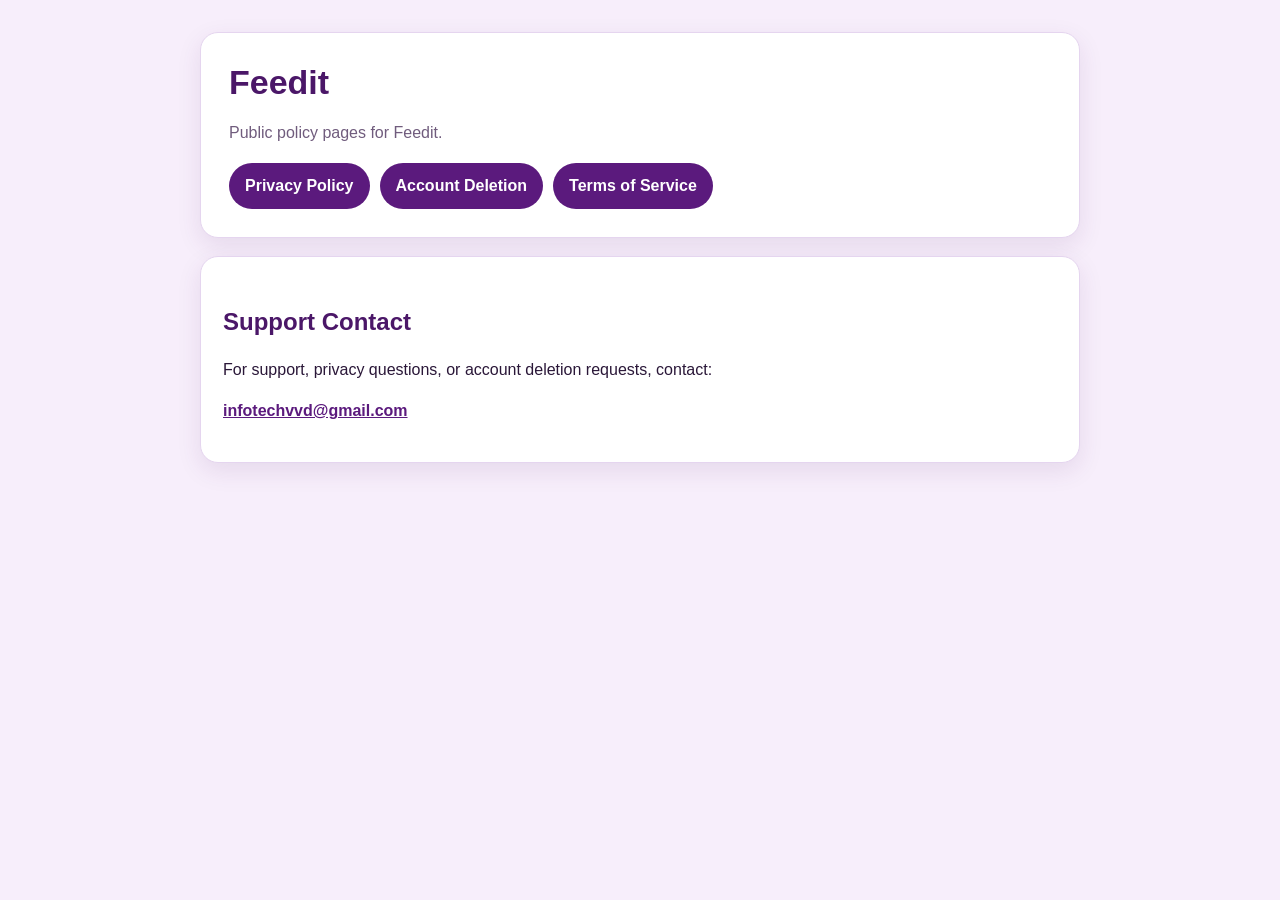
<file: index.html>
<!doctype html>
<html lang="en">
  <head>
    <meta charset="utf-8">
    <meta name="viewport" content="width=device-width, initial-scale=1">
    <title>Feedit Policies</title>
    <link rel="stylesheet" href="styles.css">
  </head>
  <body>
    <main class="page">
      <section class="hero">
        <h1>Feedit</h1>
        <p class="muted">Public policy pages for Feedit.</p>
        <nav>
          <a href="privacy-policy.html">Privacy Policy</a>
          <a href="account-deletion.html">Account Deletion</a>
          <a href="terms.html">Terms of Service</a>
        </nav>
      </section>
      <section class="card">
        <h2>Support Contact</h2>
        <p>For support, privacy questions, or account deletion requests, contact:</p>
        <p><a href="mailto:infotechvvd@gmail.com">infotechvvd@gmail.com</a></p>
      </section>
    </main>
  </body>
</html>
</file>
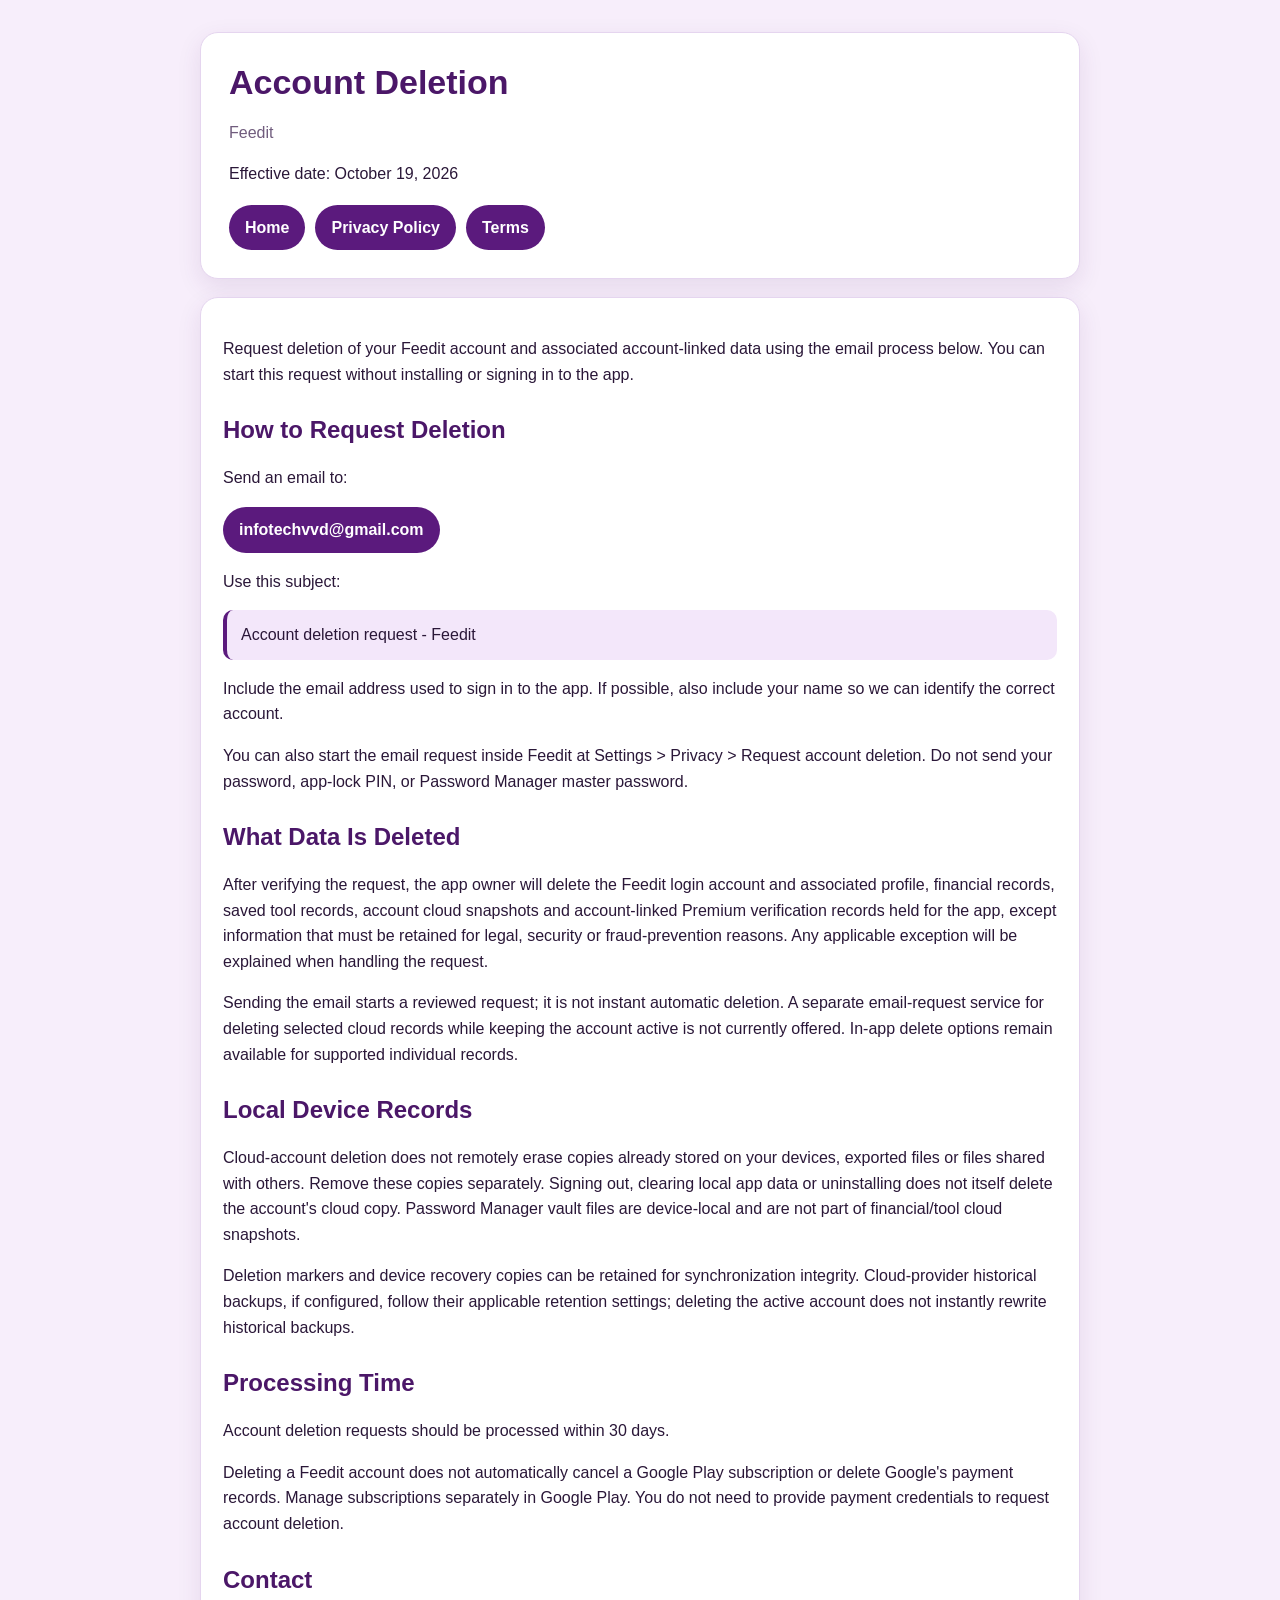
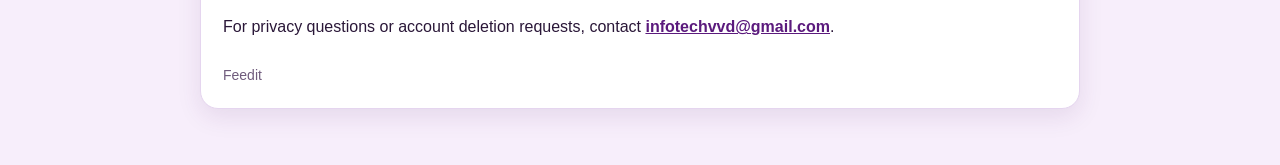
<file: account-deletion.html>
<!doctype html>
<html lang="en">
  <head>
    <meta charset="utf-8">
    <meta name="viewport" content="width=device-width, initial-scale=1">
    <title>Account Deletion - Feedit</title>
    <link rel="stylesheet" href="styles.css">
  </head>
  <body>
    <main class="page">
      <section class="hero">
        <h1>Account Deletion</h1>
        <p class="muted">Feedit</p>
        <p>Effective date: October 19, 2026</p>
        <nav>
          <a href="index.html">Home</a>
          <a href="privacy-policy.html">Privacy Policy</a>
          <a href="terms.html">Terms</a>
        </nav>
      </section>
      <section class="card">
        <p>Request deletion of your Feedit account and associated account-linked data using the email process below. You can start this request without installing or signing in to the app.</p>

        <h2>How to Request Deletion</h2>
        <p>Send an email to:</p>
        <p><a class="button" href="mailto:infotechvvd@gmail.com?subject=Account%20deletion%20request%20-%20Feedit">infotechvvd@gmail.com</a></p>
        <p>Use this subject:</p>
        <p class="notice">Account deletion request - Feedit</p>
        <p>Include the email address used to sign in to the app. If possible, also include your name so we can identify the correct account.</p>
        <p>You can also start the email request inside Feedit at Settings &gt; Privacy &gt; Request account deletion. Do not send your password, app-lock PIN, or Password Manager master password.</p>

        <h2>What Data Is Deleted</h2>
        <p>After verifying the request, the app owner will delete the Feedit login account and associated profile, financial records, saved tool records, account cloud snapshots and account-linked Premium verification records held for the app, except information that must be retained for legal, security or fraud-prevention reasons. Any applicable exception will be explained when handling the request.</p>
        <p>Sending the email starts a reviewed request; it is not instant automatic deletion. A separate email-request service for deleting selected cloud records while keeping the account active is not currently offered. In-app delete options remain available for supported individual records.</p>

        <h2>Local Device Records</h2>
        <p>Cloud-account deletion does not remotely erase copies already stored on your devices, exported files or files shared with others. Remove these copies separately. Signing out, clearing local app data or uninstalling does not itself delete the account's cloud copy. Password Manager vault files are device-local and are not part of financial/tool cloud snapshots.</p>
        <p>Deletion markers and device recovery copies can be retained for synchronization integrity. Cloud-provider historical backups, if configured, follow their applicable retention settings; deleting the active account does not instantly rewrite historical backups.</p>

        <h2>Processing Time</h2>
        <p>Account deletion requests should be processed within 30 days.</p>
        <p>Deleting a Feedit account does not automatically cancel a Google Play subscription or delete Google's payment records. Manage subscriptions separately in Google Play. You do not need to provide payment credentials to request account deletion.</p>

        <h2>Contact</h2>
        <p>For privacy questions or account deletion requests, contact <a href="mailto:infotechvvd@gmail.com">infotechvvd@gmail.com</a>.</p>

        <footer>Feedit</footer>
      </section>
    </main>
  </body>
</html>
</file>
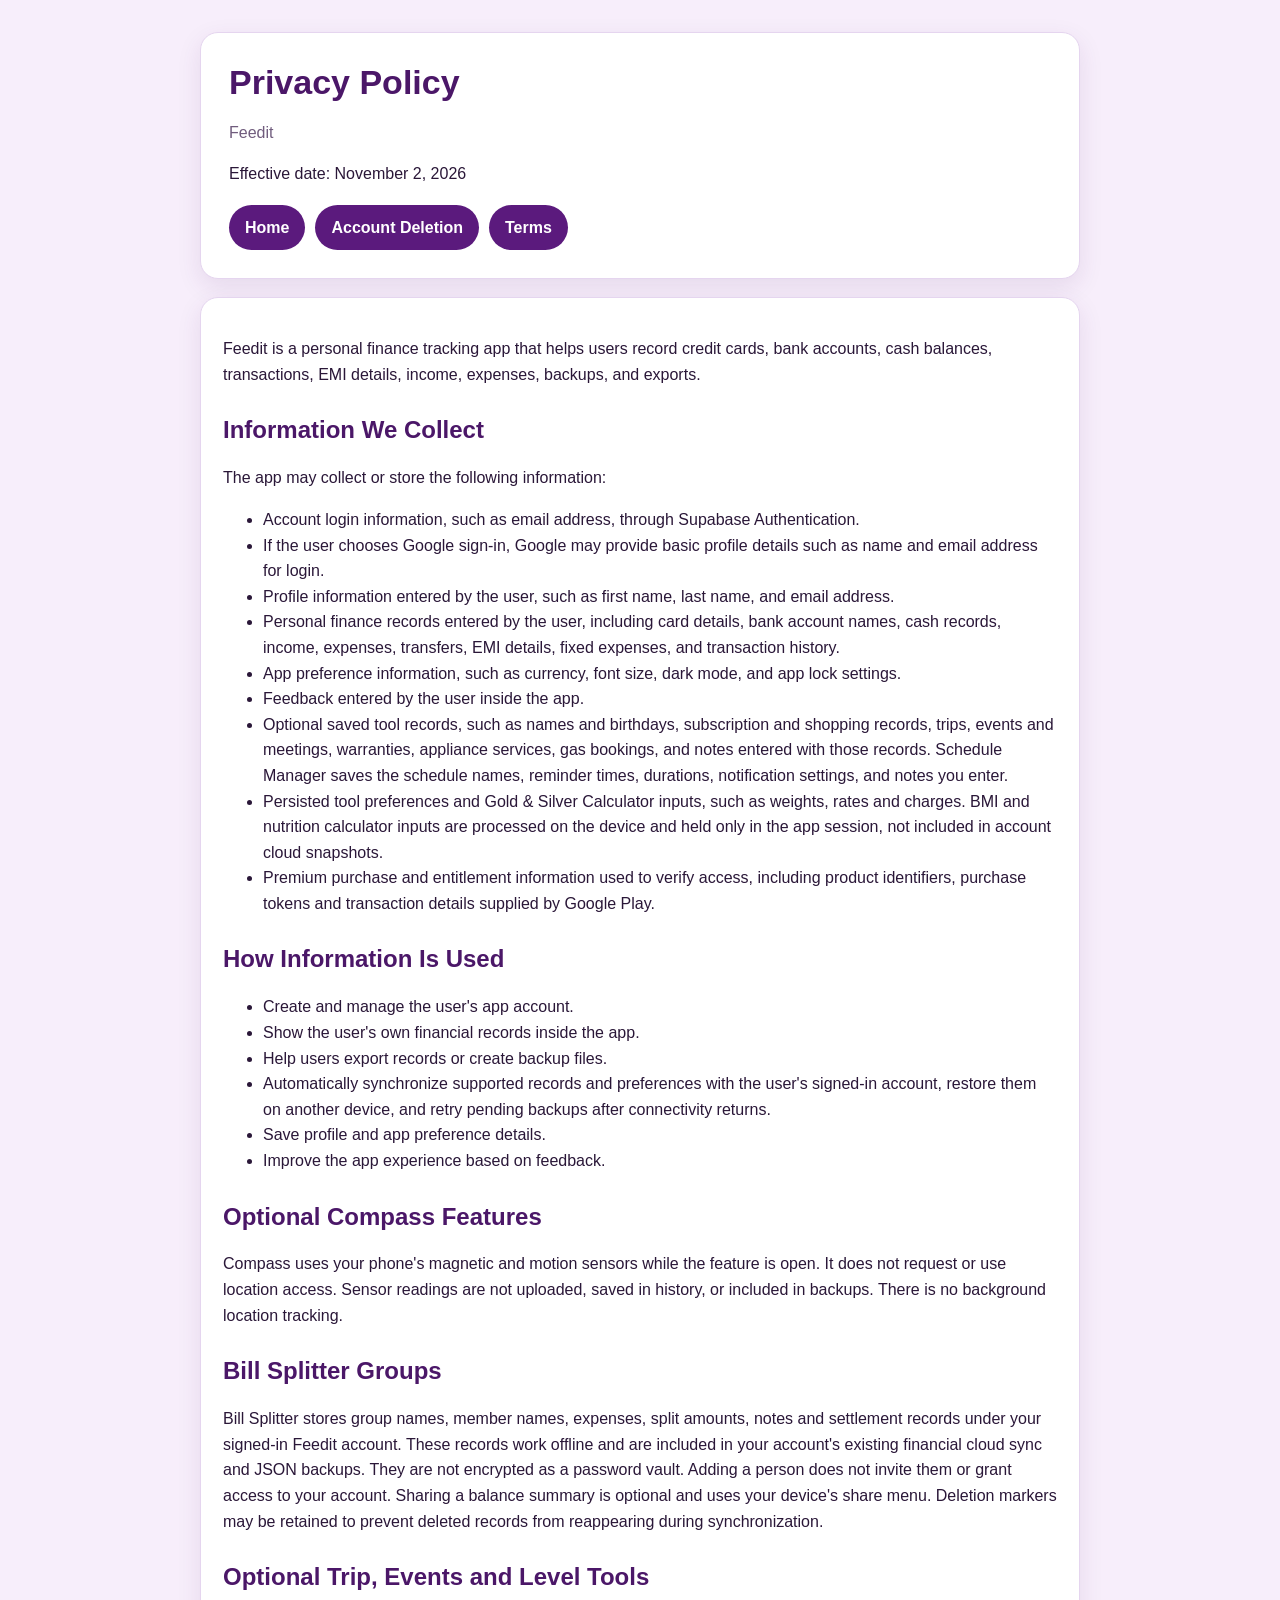
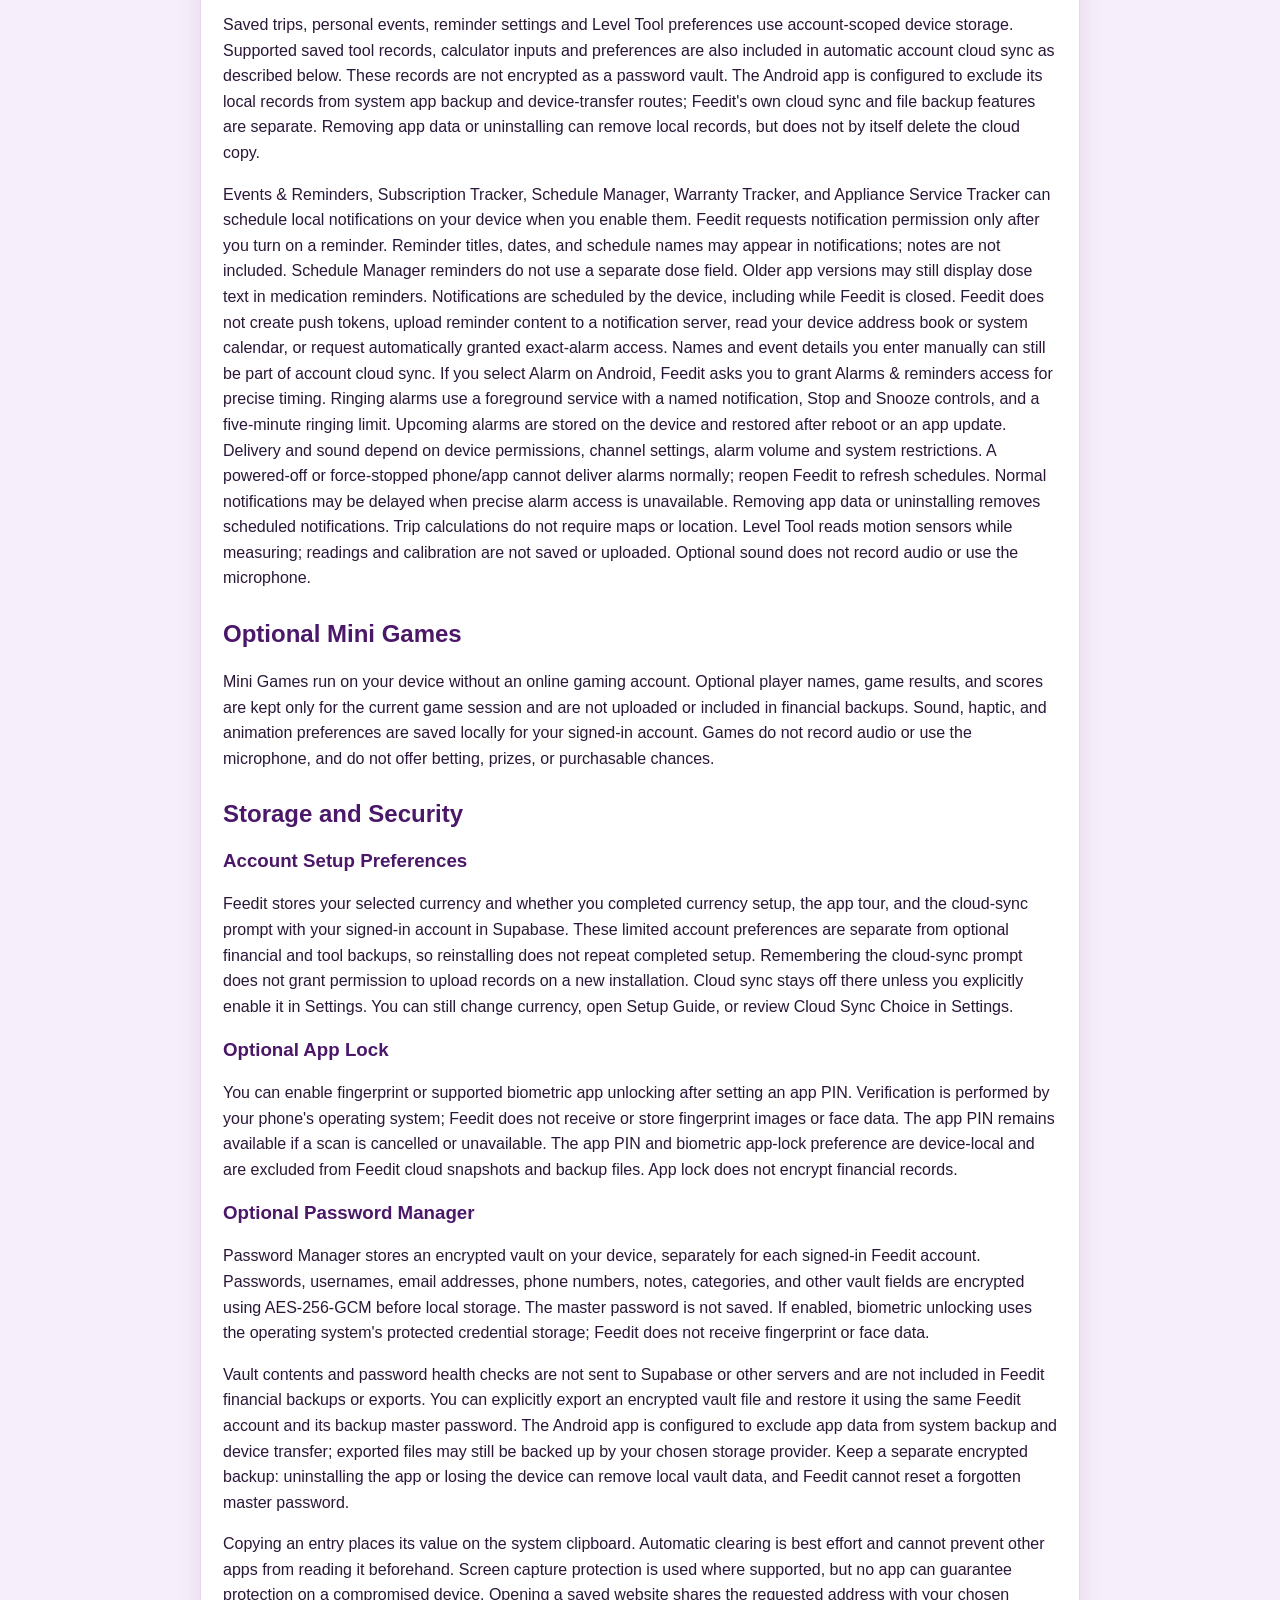
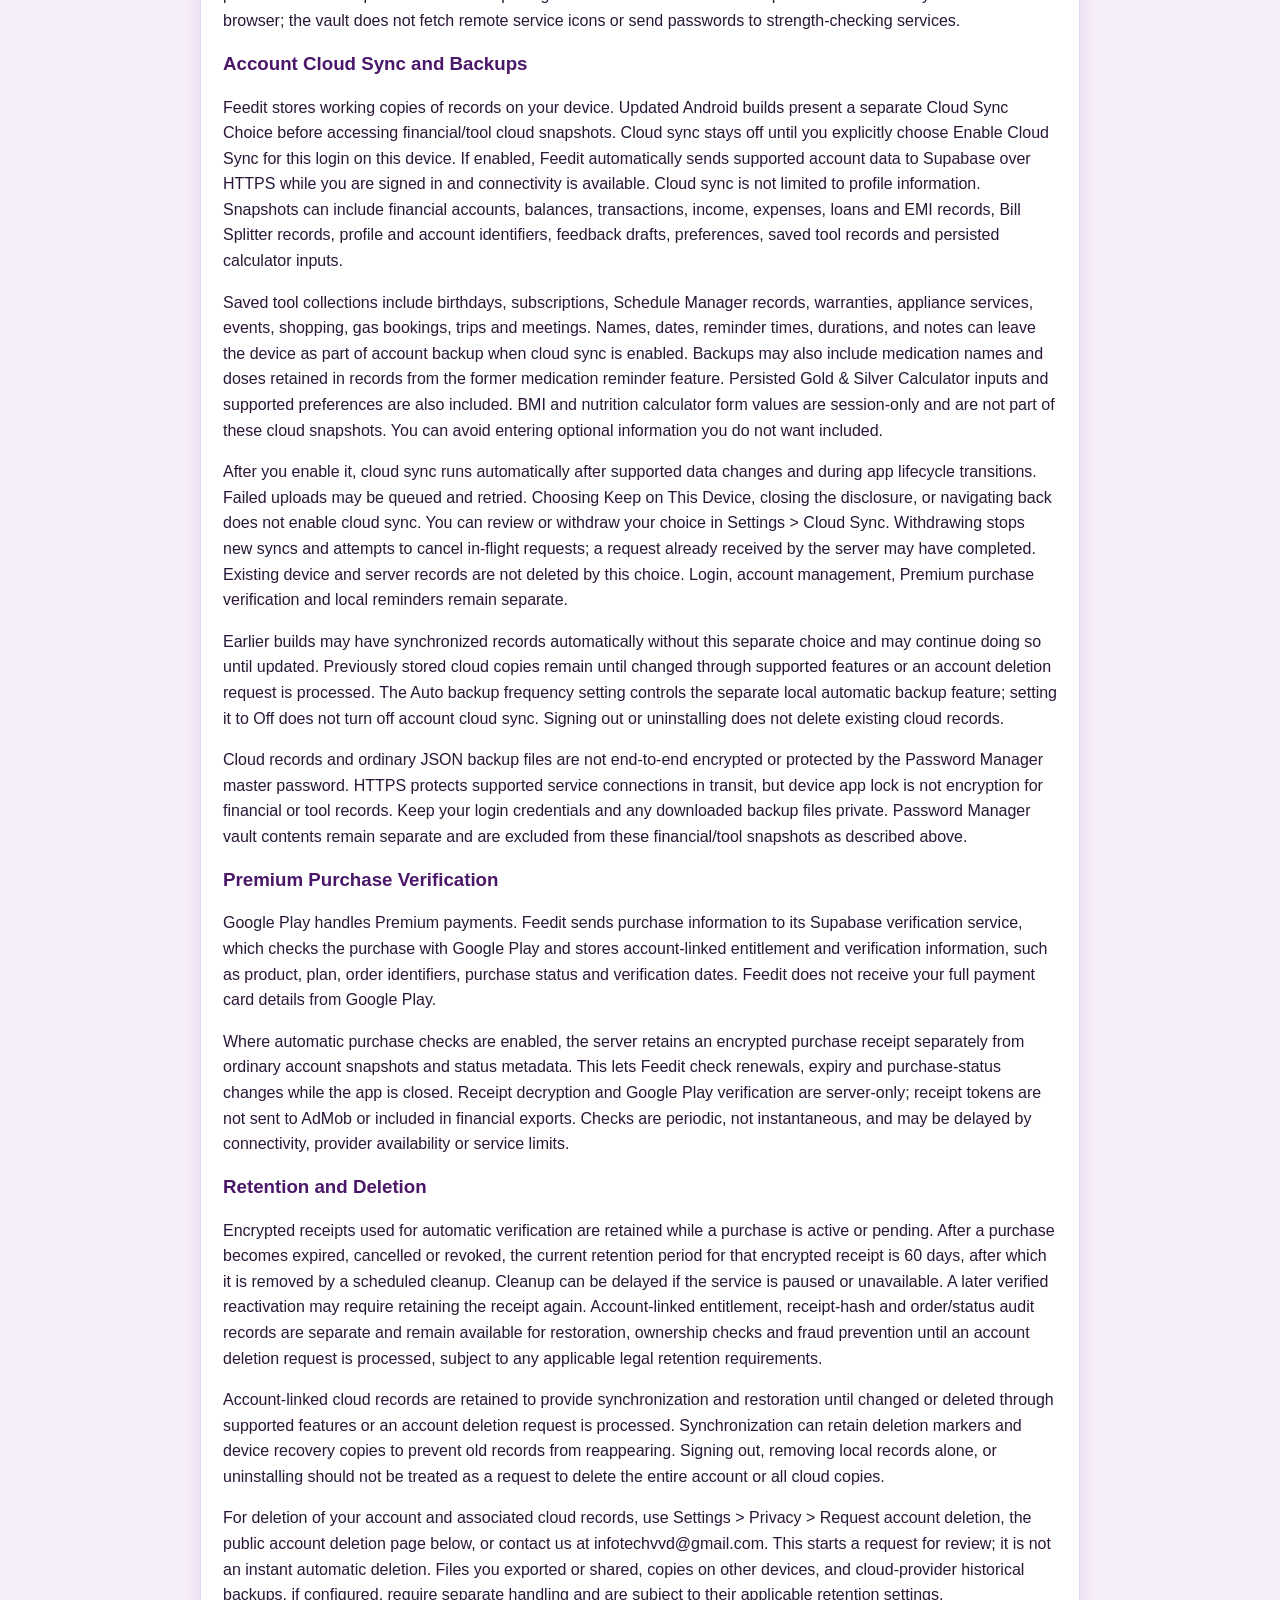
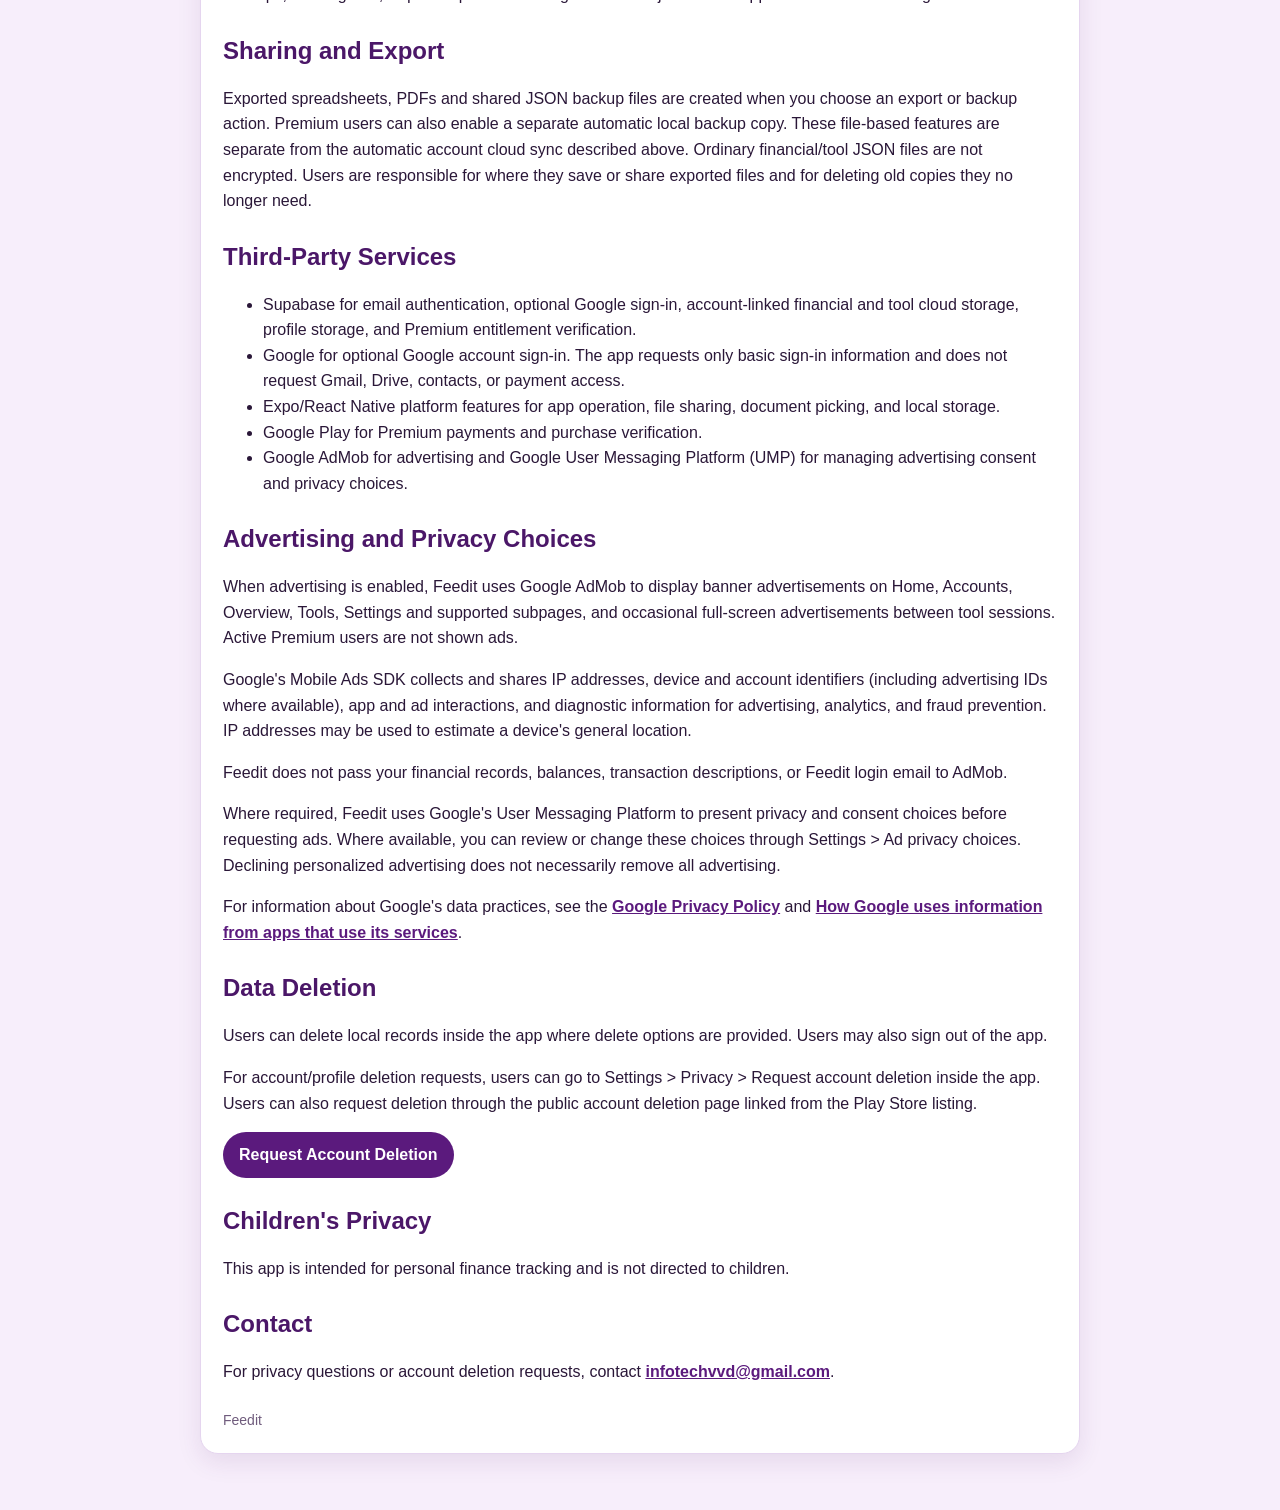
<file: privacy-policy.html>
<!doctype html>
<html lang="en">
  <head>
    <meta charset="utf-8">
    <meta name="viewport" content="width=device-width, initial-scale=1">
    <title>Privacy Policy - Feedit</title>
    <link rel="stylesheet" href="styles.css">
  </head>
  <body>
    <main class="page">
      <section class="hero">
        <h1>Privacy Policy</h1>
        <p class="muted">Feedit</p>
        <p>Effective date: November 2, 2026</p>
        <nav>
          <a href="index.html">Home</a>
          <a href="account-deletion.html">Account Deletion</a>
          <a href="terms.html">Terms</a>
        </nav>
      </section>
      <section class="card">
        <p>Feedit is a personal finance tracking app that helps users record credit cards, bank accounts, cash balances, transactions, EMI details, income, expenses, backups, and exports.</p>

        <h2>Information We Collect</h2>
        <p>The app may collect or store the following information:</p>
        <ul>
          <li>Account login information, such as email address, through Supabase Authentication.</li>
          <li>If the user chooses Google sign-in, Google may provide basic profile details such as name and email address for login.</li>
          <li>Profile information entered by the user, such as first name, last name, and email address.</li>
          <li>Personal finance records entered by the user, including card details, bank account names, cash records, income, expenses, transfers, EMI details, fixed expenses, and transaction history.</li>
          <li>App preference information, such as currency, font size, dark mode, and app lock settings.</li>
          <li>Feedback entered by the user inside the app.</li>
          <li>Optional saved tool records, such as names and birthdays, subscription and shopping records, trips, events and meetings, warranties, appliance services, gas bookings, and notes entered with those records. Schedule Manager saves the schedule names, reminder times, durations, notification settings, and notes you enter.</li>
          <li>Persisted tool preferences and Gold &amp; Silver Calculator inputs, such as weights, rates and charges. BMI and nutrition calculator inputs are processed on the device and held only in the app session, not included in account cloud snapshots.</li>
          <li>Premium purchase and entitlement information used to verify access, including product identifiers, purchase tokens and transaction details supplied by Google Play.</li>
        </ul>

        <h2>How Information Is Used</h2>
        <ul>
          <li>Create and manage the user's app account.</li>
          <li>Show the user's own financial records inside the app.</li>
          <li>Help users export records or create backup files.</li>
          <li>Automatically synchronize supported records and preferences with the user's signed-in account, restore them on another device, and retry pending backups after connectivity returns.</li>
          <li>Save profile and app preference details.</li>
          <li>Improve the app experience based on feedback.</li>
        </ul>

        <h2>Optional Compass Features</h2>
        <p>Compass uses your phone's magnetic and motion sensors while the feature is open. It does not request or use location access. Sensor readings are not uploaded, saved in history, or included in backups. There is no background location tracking.</p>

        <h2>Bill Splitter Groups</h2>
        <p>Bill Splitter stores group names, member names, expenses, split amounts, notes and settlement records under your signed-in Feedit account. These records work offline and are included in your account's existing financial cloud sync and JSON backups. They are not encrypted as a password vault. Adding a person does not invite them or grant access to your account. Sharing a balance summary is optional and uses your device's share menu. Deletion markers may be retained to prevent deleted records from reappearing during synchronization.</p>
        <h2>Optional Trip, Events and Level Tools</h2>
        <p>Saved trips, personal events, reminder settings and Level Tool preferences use account-scoped device storage. Supported saved tool records, calculator inputs and preferences are also included in automatic account cloud sync as described below. These records are not encrypted as a password vault. The Android app is configured to exclude its local records from system app backup and device-transfer routes; Feedit's own cloud sync and file backup features are separate. Removing app data or uninstalling can remove local records, but does not by itself delete the cloud copy.</p>
        <p>Events &amp; Reminders, Subscription Tracker, Schedule Manager, Warranty Tracker, and Appliance Service Tracker can schedule local notifications on your device when you enable them. Feedit requests notification permission only after you turn on a reminder. Reminder titles, dates, and schedule names may appear in notifications; notes are not included. Schedule Manager reminders do not use a separate dose field. Older app versions may still display dose text in medication reminders. Notifications are scheduled by the device, including while Feedit is closed. Feedit does not create push tokens, upload reminder content to a notification server, read your device address book or system calendar, or request automatically granted exact-alarm access. Names and event details you enter manually can still be part of account cloud sync. If you select Alarm on Android, Feedit asks you to grant Alarms &amp; reminders access for precise timing. Ringing alarms use a foreground service with a named notification, Stop and Snooze controls, and a five-minute ringing limit. Upcoming alarms are stored on the device and restored after reboot or an app update. Delivery and sound depend on device permissions, channel settings, alarm volume and system restrictions. A powered-off or force-stopped phone/app cannot deliver alarms normally; reopen Feedit to refresh schedules. Normal notifications may be delayed when precise alarm access is unavailable. Removing app data or uninstalling removes scheduled notifications. Trip calculations do not require maps or location. Level Tool reads motion sensors while measuring; readings and calibration are not saved or uploaded. Optional sound does not record audio or use the microphone.</p>

        <h2>Optional Mini Games</h2>
        <p>Mini Games run on your device without an online gaming account. Optional player names, game results, and scores are kept only for the current game session and are not uploaded or included in financial backups. Sound, haptic, and animation preferences are saved locally for your signed-in account. Games do not record audio or use the microphone, and do not offer betting, prizes, or purchasable chances.</p>

        <h2>Storage and Security</h2>
        <h3>Account Setup Preferences</h3>
        <p>Feedit stores your selected currency and whether you completed currency setup, the app tour, and the cloud-sync prompt with your signed-in account in Supabase. These limited account preferences are separate from optional financial and tool backups, so reinstalling does not repeat completed setup. Remembering the cloud-sync prompt does not grant permission to upload records on a new installation. Cloud sync stays off there unless you explicitly enable it in Settings. You can still change currency, open Setup Guide, or review Cloud Sync Choice in Settings.</p>
        <h3>Optional App Lock</h3>
        <p>You can enable fingerprint or supported biometric app unlocking after setting an app PIN. Verification is performed by your phone's operating system; Feedit does not receive or store fingerprint images or face data. The app PIN remains available if a scan is cancelled or unavailable. The app PIN and biometric app-lock preference are device-local and are excluded from Feedit cloud snapshots and backup files. App lock does not encrypt financial records.</p>
        <h3>Optional Password Manager</h3>
        <p>Password Manager stores an encrypted vault on your device, separately for each signed-in Feedit account. Passwords, usernames, email addresses, phone numbers, notes, categories, and other vault fields are encrypted using AES-256-GCM before local storage. The master password is not saved. If enabled, biometric unlocking uses the operating system's protected credential storage; Feedit does not receive fingerprint or face data.</p>
        <p>Vault contents and password health checks are not sent to Supabase or other servers and are not included in Feedit financial backups or exports. You can explicitly export an encrypted vault file and restore it using the same Feedit account and its backup master password. The Android app is configured to exclude app data from system backup and device transfer; exported files may still be backed up by your chosen storage provider. Keep a separate encrypted backup: uninstalling the app or losing the device can remove local vault data, and Feedit cannot reset a forgotten master password.</p>
        <p>Copying an entry places its value on the system clipboard. Automatic clearing is best effort and cannot prevent other apps from reading it beforehand. Screen capture protection is used where supported, but no app can guarantee protection on a compromised device. Opening a saved website shares the requested address with your chosen browser; the vault does not fetch remote service icons or send passwords to strength-checking services.</p>
        <h3>Account Cloud Sync and Backups</h3>
        <p>Feedit stores working copies of records on your device. Updated Android builds present a separate Cloud Sync Choice before accessing financial/tool cloud snapshots. Cloud sync stays off until you explicitly choose Enable Cloud Sync for this login on this device. If enabled, Feedit automatically sends supported account data to Supabase over HTTPS while you are signed in and connectivity is available. Cloud sync is not limited to profile information. Snapshots can include financial accounts, balances, transactions, income, expenses, loans and EMI records, Bill Splitter records, profile and account identifiers, feedback drafts, preferences, saved tool records and persisted calculator inputs.</p>
        <p>Saved tool collections include birthdays, subscriptions, Schedule Manager records, warranties, appliance services, events, shopping, gas bookings, trips and meetings. Names, dates, reminder times, durations, and notes can leave the device as part of account backup when cloud sync is enabled. Backups may also include medication names and doses retained in records from the former medication reminder feature. Persisted Gold &amp; Silver Calculator inputs and supported preferences are also included. BMI and nutrition calculator form values are session-only and are not part of these cloud snapshots. You can avoid entering optional information you do not want included.</p>
        <p>After you enable it, cloud sync runs automatically after supported data changes and during app lifecycle transitions. Failed uploads may be queued and retried. Choosing Keep on This Device, closing the disclosure, or navigating back does not enable cloud sync. You can review or withdraw your choice in Settings &gt; Cloud Sync. Withdrawing stops new syncs and attempts to cancel in-flight requests; a request already received by the server may have completed. Existing device and server records are not deleted by this choice. Login, account management, Premium purchase verification and local reminders remain separate.</p>
        <p>Earlier builds may have synchronized records automatically without this separate choice and may continue doing so until updated. Previously stored cloud copies remain until changed through supported features or an account deletion request is processed. The Auto backup frequency setting controls the separate local automatic backup feature; setting it to Off does not turn off account cloud sync. Signing out or uninstalling does not delete existing cloud records.</p>
        <p>Cloud records and ordinary JSON backup files are not end-to-end encrypted or protected by the Password Manager master password. HTTPS protects supported service connections in transit, but device app lock is not encryption for financial or tool records. Keep your login credentials and any downloaded backup files private. Password Manager vault contents remain separate and are excluded from these financial/tool snapshots as described above.</p>
        <h3>Premium Purchase Verification</h3>
        <p>Google Play handles Premium payments. Feedit sends purchase information to its Supabase verification service, which checks the purchase with Google Play and stores account-linked entitlement and verification information, such as product, plan, order identifiers, purchase status and verification dates. Feedit does not receive your full payment card details from Google Play.</p>
        <p>Where automatic purchase checks are enabled, the server retains an encrypted purchase receipt separately from ordinary account snapshots and status metadata. This lets Feedit check renewals, expiry and purchase-status changes while the app is closed. Receipt decryption and Google Play verification are server-only; receipt tokens are not sent to AdMob or included in financial exports. Checks are periodic, not instantaneous, and may be delayed by connectivity, provider availability or service limits.</p>
        <h3>Retention and Deletion</h3>
        <p>Encrypted receipts used for automatic verification are retained while a purchase is active or pending. After a purchase becomes expired, cancelled or revoked, the current retention period for that encrypted receipt is 60 days, after which it is removed by a scheduled cleanup. Cleanup can be delayed if the service is paused or unavailable. A later verified reactivation may require retaining the receipt again. Account-linked entitlement, receipt-hash and order/status audit records are separate and remain available for restoration, ownership checks and fraud prevention until an account deletion request is processed, subject to any applicable legal retention requirements.</p>
        <p>Account-linked cloud records are retained to provide synchronization and restoration until changed or deleted through supported features or an account deletion request is processed. Synchronization can retain deletion markers and device recovery copies to prevent old records from reappearing. Signing out, removing local records alone, or uninstalling should not be treated as a request to delete the entire account or all cloud copies.</p>
        <p>For deletion of your account and associated cloud records, use Settings &gt; Privacy &gt; Request account deletion, the public account deletion page below, or contact us at infotechvvd@gmail.com. This starts a request for review; it is not an instant automatic deletion. Files you exported or shared, copies on other devices, and cloud-provider historical backups, if configured, require separate handling and are subject to their applicable retention settings.</p>

        <h2>Sharing and Export</h2>
        <p>Exported spreadsheets, PDFs and shared JSON backup files are created when you choose an export or backup action. Premium users can also enable a separate automatic local backup copy. These file-based features are separate from the automatic account cloud sync described above. Ordinary financial/tool JSON files are not encrypted. Users are responsible for where they save or share exported files and for deleting old copies they no longer need.</p>

        <h2>Third-Party Services</h2>
        <ul>
          <li>Supabase for email authentication, optional Google sign-in, account-linked financial and tool cloud storage, profile storage, and Premium entitlement verification.</li>
          <li>Google for optional Google account sign-in. The app requests only basic sign-in information and does not request Gmail, Drive, contacts, or payment access.</li>
          <li>Expo/React Native platform features for app operation, file sharing, document picking, and local storage.</li>
          <li>Google Play for Premium payments and purchase verification.</li>
          <li>Google AdMob for advertising and Google User Messaging Platform (UMP) for managing advertising consent and privacy choices.</li>
        </ul>

        <h2>Advertising and Privacy Choices</h2>
        <p>When advertising is enabled, Feedit uses Google AdMob to display banner advertisements on Home, Accounts, Overview, Tools, Settings and supported subpages, and occasional full-screen advertisements between tool sessions. Active Premium users are not shown ads.</p>
        <p>Google's Mobile Ads SDK collects and shares IP addresses, device and account identifiers (including advertising IDs where available), app and ad interactions, and diagnostic information for advertising, analytics, and fraud prevention. IP addresses may be used to estimate a device's general location.</p>
        <p>Feedit does not pass your financial records, balances, transaction descriptions, or Feedit login email to AdMob.</p>
        <p>Where required, Feedit uses Google's User Messaging Platform to present privacy and consent choices before requesting ads. Where available, you can review or change these choices through Settings &gt; Ad privacy choices. Declining personalized advertising does not necessarily remove all advertising.</p>
        <p>For information about Google's data practices, see the <a href="https://policies.google.com/privacy">Google Privacy Policy</a> and <a href="https://policies.google.com/technologies/partner-sites">How Google uses information from apps that use its services</a>.</p>

        <h2>Data Deletion</h2>
        <p>Users can delete local records inside the app where delete options are provided. Users may also sign out of the app.</p>
        <p>For account/profile deletion requests, users can go to Settings &gt; Privacy &gt; Request account deletion inside the app. Users can also request deletion through the public account deletion page linked from the Play Store listing.</p>
        <p><a class="button" href="account-deletion.html">Request Account Deletion</a></p>

        <h2>Children's Privacy</h2>
        <p>This app is intended for personal finance tracking and is not directed to children.</p>

        <h2>Contact</h2>
        <p>For privacy questions or account deletion requests, contact <a href="mailto:infotechvvd@gmail.com">infotechvvd@gmail.com</a>.</p>

        <footer>Feedit</footer>
      </section>
    </main>
  </body>
</html>
</file>
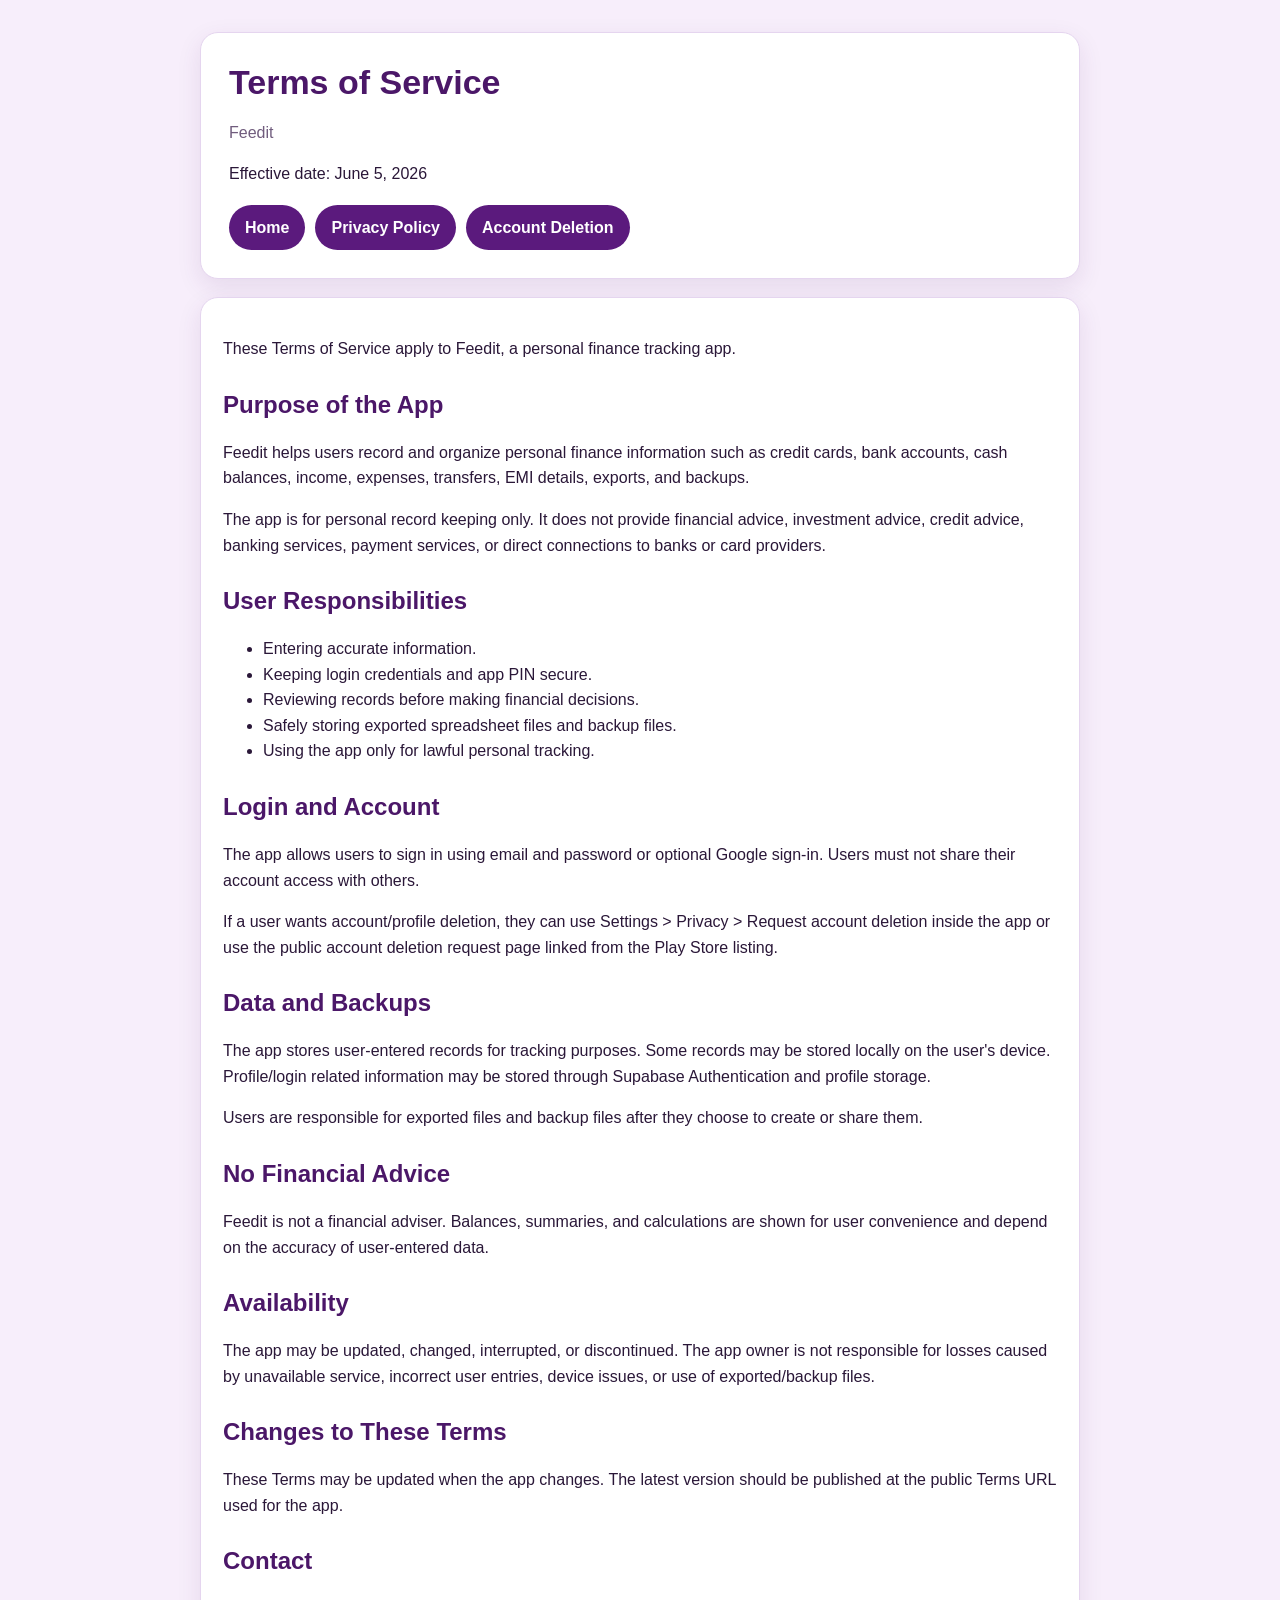
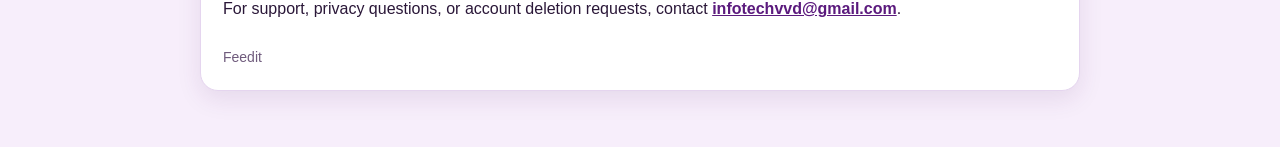
<file: terms.html>
<!doctype html>
<html lang="en">
  <head>
    <meta charset="utf-8">
    <meta name="viewport" content="width=device-width, initial-scale=1">
    <title>Terms of Service - Feedit</title>
    <link rel="stylesheet" href="styles.css">
  </head>
  <body>
    <main class="page">
      <section class="hero">
        <h1>Terms of Service</h1>
        <p class="muted">Feedit</p>
        <p>Effective date: June 5, 2026</p>
        <nav>
          <a href="index.html">Home</a>
          <a href="privacy-policy.html">Privacy Policy</a>
          <a href="account-deletion.html">Account Deletion</a>
        </nav>
      </section>
      <section class="card">
        <p>These Terms of Service apply to Feedit, a personal finance tracking app.</p>

        <h2>Purpose of the App</h2>
        <p>Feedit helps users record and organize personal finance information such as credit cards, bank accounts, cash balances, income, expenses, transfers, EMI details, exports, and backups.</p>
        <p>The app is for personal record keeping only. It does not provide financial advice, investment advice, credit advice, banking services, payment services, or direct connections to banks or card providers.</p>

        <h2>User Responsibilities</h2>
        <ul>
          <li>Entering accurate information.</li>
          <li>Keeping login credentials and app PIN secure.</li>
          <li>Reviewing records before making financial decisions.</li>
          <li>Safely storing exported spreadsheet files and backup files.</li>
          <li>Using the app only for lawful personal tracking.</li>
        </ul>

        <h2>Login and Account</h2>
        <p>The app allows users to sign in using email and password or optional Google sign-in. Users must not share their account access with others.</p>
        <p>If a user wants account/profile deletion, they can use Settings &gt; Privacy &gt; Request account deletion inside the app or use the public account deletion request page linked from the Play Store listing.</p>

        <h2>Data and Backups</h2>
        <p>The app stores user-entered records for tracking purposes. Some records may be stored locally on the user's device. Profile/login related information may be stored through Supabase Authentication and profile storage.</p>
        <p>Users are responsible for exported files and backup files after they choose to create or share them.</p>

        <h2>No Financial Advice</h2>
        <p>Feedit is not a financial adviser. Balances, summaries, and calculations are shown for user convenience and depend on the accuracy of user-entered data.</p>

        <h2>Availability</h2>
        <p>The app may be updated, changed, interrupted, or discontinued. The app owner is not responsible for losses caused by unavailable service, incorrect user entries, device issues, or use of exported/backup files.</p>

        <h2>Changes to These Terms</h2>
        <p>These Terms may be updated when the app changes. The latest version should be published at the public Terms URL used for the app.</p>

        <h2>Contact</h2>
        <p>For support, privacy questions, or account deletion requests, contact <a href="mailto:infotechvvd@gmail.com">infotechvvd@gmail.com</a>.</p>

        <footer>Feedit</footer>
      </section>
    </main>
  </body>
</html>
</file>
<file: styles.css>
body {
  margin: 0;
  font-family: Arial, sans-serif;
  color: #2a1738;
  background: #f7eefb;
  line-height: 1.6;
}

.page {
  max-width: 880px;
  margin: 0 auto;
  padding: 32px 18px 56px;
}

.hero,
.card {
  background: #fff;
  border: 1px solid #e5d5ef;
  border-radius: 18px;
  box-shadow: 0 8px 24px rgba(74, 26, 96, 0.1);
}

.hero {
  padding: 28px;
  margin-bottom: 18px;
}

.card {
  padding: 22px;
}

h1,
h2,
h3 {
  color: #4b1768;
  line-height: 1.25;
}

h1 {
  margin: 0 0 8px;
  font-size: 34px;
}

h2 {
  margin-top: 28px;
}

a {
  color: #5b1a7d;
  font-weight: 700;
}

nav {
  display: flex;
  flex-wrap: wrap;
  gap: 10px;
  margin-top: 18px;
}

nav a,
.button {
  display: inline-block;
  border-radius: 999px;
  padding: 10px 16px;
  background: #5b1a7d;
  color: #fff;
  text-decoration: none;
}

.muted {
  color: #705c7d;
}

.notice {
  border-left: 4px solid #5b1a7d;
  background: #f3e7fa;
  padding: 12px 14px;
  border-radius: 10px;
}

footer {
  margin-top: 24px;
  color: #705c7d;
  font-size: 14px;
}
</file>
